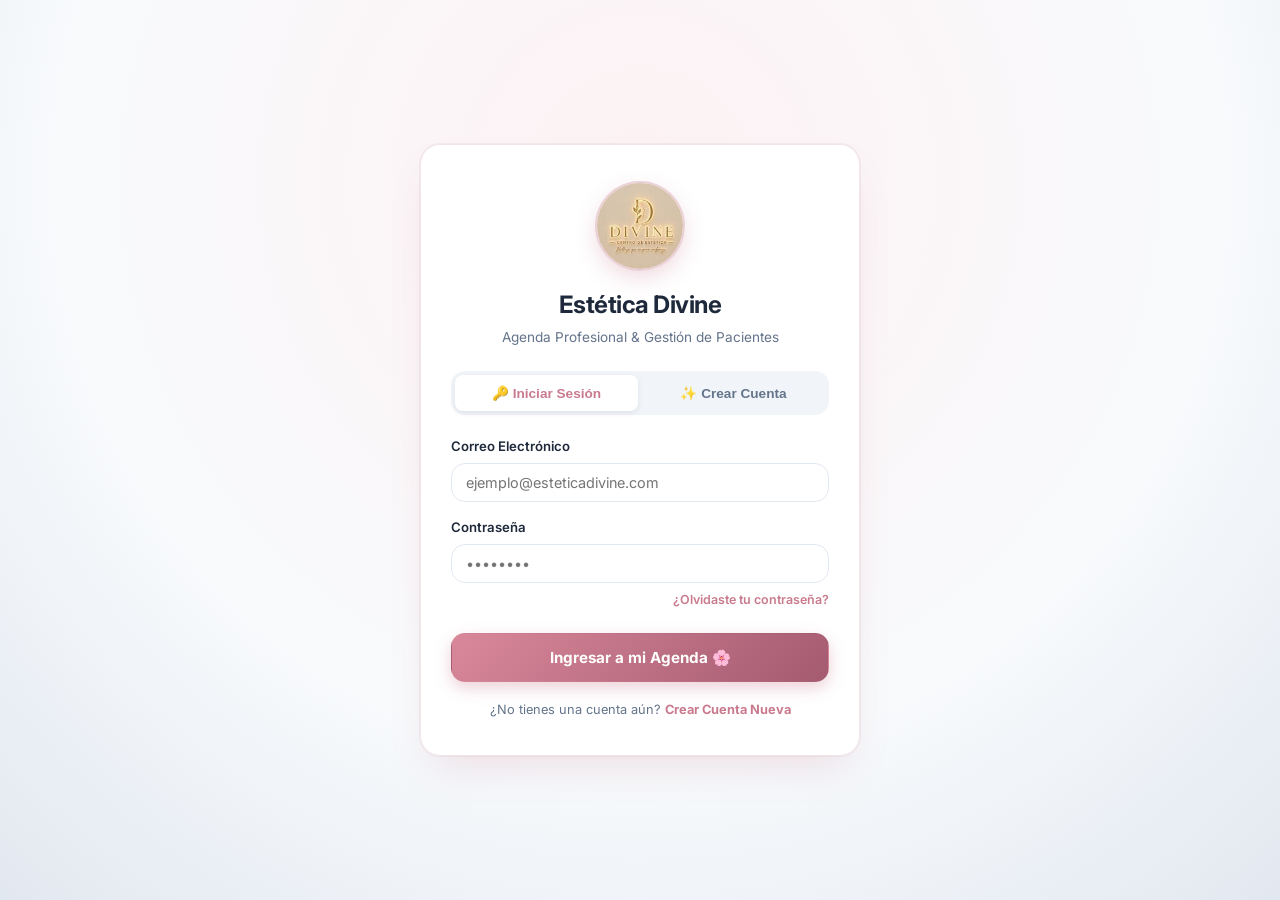
<file: static/index.html>
<!DOCTYPE html>
<html lang="es">
<head>
  <meta charset="UTF-8">
  <meta name="viewport" content="width=device-width, initial-scale=1.0, maximum-scale=1.0, user-scalable=no, viewport-fit=cover">
  <title>Estética Divine - Agenda & Confirmación de Citas</title>
  
  <!-- PWA & Mobile Meta Tags -->
  <link rel="manifest" href="/manifest.json">
  <meta name="theme-color" content="#c97a8e">
  <meta name="apple-mobile-web-app-capable" content="yes">
  <meta name="apple-mobile-web-app-status-bar-style" content="default">
  <meta name="apple-mobile-web-app-title" content="Estética Divine">
  <link rel="apple-touch-icon" href="/static/img/logo.jpg">
  <link rel="icon" type="image/jpeg" href="/static/img/logo.jpg">

  <link rel="stylesheet" href="/static/css/style.css?v=5.0">
  <link rel="preconnect" href="https://fonts.googleapis.com">
  <link rel="preconnect" href="https://fonts.gstatic.com" crossorigin>
  <link href="https://fonts.googleapis.com/css2?family=Inter:wght@400;500;600;700&display=swap" rel="stylesheet">
</head>
<body>

  <!-- ====================================================
       VISTA 1: INICIO DE SESIÓN & CREAR CUENTA (GATEWAY)
       ==================================================== -->
  <div id="view-auth" class="auth-wrapper">
    <div class="auth-card">
      <div class="auth-header">
        <div class="auth-logo-container">
          <img src="/static/img/logo.jpg" alt="Estética Divine" class="auth-logo-img">
        </div>
        <h2>Estética Divine</h2>
        <p>Agenda Profesional & Gestión de Pacientes</p>
      </div>

      <!-- Auth Tabs: Iniciar Sesión / Crear Cuenta -->
      <div class="auth-tabs">
        <button type="button" id="tab-btn-login" class="auth-tab-btn active" onclick="switchAuthTab('login')">
          🔑 Iniciar Sesión
        </button>
        <button type="button" id="tab-btn-register" class="auth-tab-btn" onclick="switchAuthTab('register')">
          ✨ Crear Cuenta
        </button>
      </div>

      <!-- Formulario 1: Iniciar Sesión -->
      <form id="form-login" class="auth-form" onsubmit="handleLoginSubmit(event)">
        <div id="auth-login-error" class="auth-error-box" style="display: none;"></div>

        <div class="form-group">
          <label class="form-label">Correo Electrónico</label>
          <input type="email" id="login-email" class="form-control" placeholder="ejemplo@esteticadivine.com" required autocomplete="username">
        </div>

        <div class="form-group" style="margin-bottom: 8px;">
          <label class="form-label">Contraseña</label>
          <input type="password" id="login-password" class="form-control" placeholder="••••••••" required autocomplete="current-password">
        </div>

        <div style="display: flex; justify-content: flex-end; margin-bottom: 16px;">
          <a href="#" onclick="switchAuthTab('recovery'); return false;" style="color: var(--primary); font-size: 0.78rem; font-weight: 600; text-decoration: none;">
            ¿Olvidaste tu contraseña?
          </a>
        </div>

        <button type="submit" class="btn btn-primary btn-auth-submit" id="btn-login-submit">
          Ingresar a mi Agenda 🌸
        </button>

        <div style="margin-top: 18px; text-align: center; font-size: 0.8rem; color: var(--text-muted);">
          ¿No tienes una cuenta aún? <a href="#" onclick="switchAuthTab('register'); return false;" style="color: var(--primary); font-weight: 700; text-decoration: none;">Crear Cuenta Nueva</a>
        </div>
      </form>

      <!-- Formulario 2: Crear Cuenta Nueva -->
      <form id="form-register" class="auth-form" style="display: none;" onsubmit="handleRegisterSubmit(event)">
        <div id="auth-register-error" class="auth-error-box" style="display: none;"></div>

        <div class="form-group">
          <label class="form-label">Nombre y Apellido</label>
          <input type="text" id="reg-name" class="form-control" placeholder="Ej: Cosmetóloga María Pérez" required>
        </div>

        <div class="form-row">
          <div class="form-group">
            <label class="form-label">Especialidad / Cargo</label>
            <input type="text" id="reg-specialty" class="form-control" placeholder="Ej: Cosmetóloga, Kinesióloga" value="Cosmetóloga" required>
          </div>
          <div class="form-group">
            <label class="form-label">WhatsApp Profesional</label>
            <input type="tel" id="reg-phone" class="form-control" placeholder="+56912345678" required>
          </div>
        </div>

        <div class="form-group">
          <label class="form-label">Correo Electrónico</label>
          <input type="email" id="reg-email" class="form-control" placeholder="tu-correo@esteticadivine.com" required autocomplete="email">
        </div>

        <div class="form-group">
          <label class="form-label">Contraseña (Mínimo 4 caracteres)</label>
          <input type="password" id="reg-password" class="form-control" placeholder="Crea una contraseña segura" required minlength="4" autocomplete="new-password">
        </div>

        <button type="submit" class="btn btn-primary btn-auth-submit" id="btn-register-submit">
          Crear mi Cuenta & Entrar ✨
        </button>

        <div style="margin-top: 18px; text-align: center; font-size: 0.8rem; color: var(--text-muted);">
          ¿Ya tienes cuenta registrada? <a href="#" onclick="switchAuthTab('login'); return false;" style="color: var(--primary); font-weight: 700; text-decoration: none;">Iniciar Sesión</a>
        </div>
      </form>

      <!-- Formulario 3: Recuperar Contraseña -->
      <form id="form-recovery" class="auth-form" style="display: none;" onsubmit="handleRecoverySubmit(event)">
        <div style="margin-bottom: 16px; text-align: center;">
          <h4 style="font-size: 1rem; color: var(--text-main); font-weight: 700;">Recuperar Acceso a tu Cuenta</h4>
          <p style="font-size: 0.8rem; color: var(--text-muted); margin-top: 4px;">Ingresa tu correo y WhatsApp registrado para verificar tu identidad y crear una nueva contraseña.</p>
        </div>

        <div id="auth-recovery-error" class="auth-error-box" style="display: none;"></div>
        <div id="auth-recovery-success" style="display: none; background: #ecfdf5; border: 1px solid #a7f3d0; color: #065f46; padding: 10px 14px; border-radius: var(--radius-sm); font-size: 0.825rem; margin-bottom: 16px;"></div>

        <div class="form-group">
          <label class="form-label">Correo Electrónico Registrado</label>
          <input type="email" id="recovery-email" class="form-control" placeholder="ejemplo@esteticadivine.com" required autocomplete="email">
        </div>

        <div class="form-group">
          <label class="form-label">WhatsApp Profesional Registrado</label>
          <input type="tel" id="recovery-phone" class="form-control" placeholder="+56912345678" required>
        </div>

        <div class="form-group">
          <label class="form-label">Nueva Contraseña (Mínimo 4 caracteres)</label>
          <input type="password" id="recovery-new-password" class="form-control" placeholder="Crea tu nueva contraseña" required minlength="4" autocomplete="new-password">
        </div>

        <button type="submit" class="btn btn-primary btn-auth-submit" id="btn-recovery-submit">
          Restablecer Contraseña & Acceder ✨
        </button>

        <div style="margin-top: 18px; text-align: center; font-size: 0.8rem; color: var(--text-muted);">
          <a href="#" onclick="switchAuthTab('login'); return false;" style="color: var(--primary); font-weight: 700; text-decoration: none;">← Volver al Inicio de Sesión</a>
        </div>
      </form>
    </div>
  </div>

  <!-- ====================================================
       VISTA 2: PANEL PRINCIPAL (SOLO USUARIOS AUTENTICADOS)
       ==================================================== -->
  <div id="app-main-layout" style="display: none;">
    <div class="app-container">
      <!-- Sidebar (Escritorio) -->
      <aside class="sidebar">
        <div class="brand">
          <div class="brand-icon">
            <img src="/static/img/logo.jpg" alt="Estética Divine" class="brand-logo-img">
          </div>
          <div class="brand-info">
            <h1>Estética Divine</h1>
            <p id="sidebar-user-specialty">Centro de Estética</p>
          </div>
        </div>

        <ul class="nav-menu">
          <li class="nav-item active" data-tab="agenda">
            <svg width="20" height="20" viewBox="0 0 24 24" fill="none" stroke="currentColor" stroke-width="2" stroke-linecap="round" stroke-linejoin="round"><rect x="3" y="4" width="18" height="18" rx="2" ry="2"/><line x1="16" y1="2" x2="16" y2="6"/><line x1="8" y1="2" x2="8" y2="6"/><line x1="3" y1="10" x2="21" y2="10"/></svg>
            <span>Agenda & Turnos</span>
          </li>
          <li class="nav-item" data-tab="calendar">
            <svg width="20" height="20" viewBox="0 0 24 24" fill="none" stroke="currentColor" stroke-width="2" stroke-linecap="round" stroke-linejoin="round"><rect x="3" y="4" width="18" height="18" rx="2" ry="2"/><line x1="16" y1="2" x2="16" y2="6"/><line x1="8" y1="2" x2="8" y2="6"/><line x1="3" y1="10" x2="21" y2="10"/><path d="M8 14h.01M12 14h.01M16 14h.01M8 18h.01M12 18h.01M16 18h.01"/></svg>
            <span>Calendario Horario</span>
          </li>
          <li class="nav-item" data-tab="reminders">
            <svg width="20" height="20" viewBox="0 0 24 24" fill="none" stroke="currentColor" stroke-width="2" stroke-linecap="round" stroke-linejoin="round"><path d="M22 16.92v3a2 2 0 0 1-2.18 2 19.79 19.79 0 0 1-8.63-3.07 19.5 19.5 0 0 1-6-6 19.79 19.79 0 0 1-3.07-8.67A2 2 0 0 1 4.11 2h3a2 2 0 0 1 2 1.72 12.84 12.84 0 0 0 .7 2.81 2 2 0 0 1-.45 2.11L8.09 9.91a16 16 0 0 0 6 6l1.27-1.27a2 2 0 0 1 2.11-.45 12.84 12.84 0 0 0 2.81.7A2 2 0 0 1 22 16.92z"/></svg>
            <span>Recordatorios 24h</span>
            <span class="badge" id="badge-tomorrow-unconfirmed">0</span>
          </li>
          <li class="nav-item" data-tab="sync">
            <svg width="20" height="20" viewBox="0 0 24 24" fill="none" stroke="currentColor" stroke-width="2"><rect x="5" y="2" width="14" height="20" rx="2" ry="2"/><line x1="12" y1="18" x2="12.01" y2="18"/></svg>
            <span>Sincronizar Celular</span>
          </li>
          <li class="nav-item" data-tab="patients">
            <svg width="20" height="20" viewBox="0 0 24 24" fill="none" stroke="currentColor" stroke-width="2" stroke-linecap="round" stroke-linejoin="round"><path d="M17 21v-2a4 4 0 0 0-4-4H5a4 4 0 0 0-4 4v2"/><circle cx="9" cy="7" r="4"/><path d="M23 21v-2a4 4 0 0 0-3-3.87"/><path d="M16 3.13a4 4 0 0 1 0 7.75"/></svg>
            <span>Pacientes & Fichas</span>
          </li>
          <li class="nav-item" data-tab="services">
            <svg width="20" height="20" viewBox="0 0 24 24" fill="none" stroke="currentColor" stroke-width="2" stroke-linecap="round" stroke-linejoin="round"><polygon points="12 2 15.09 8.26 22 9.27 17 14.14 18.18 21.02 12 17.77 5.82 21.02 7 14.14 2 9.27 8.91 8.26 12 2"/></svg>
            <span>Tratamientos</span>
          </li>
          <li class="nav-item" data-tab="settings">
            <svg width="20" height="20" viewBox="0 0 24 24" fill="none" stroke="currentColor" stroke-width="2" stroke-linecap="round" stroke-linejoin="round"><circle cx="12" cy="12" r="3"/><path d="M19.4 15a1.65 1.65 0 0 0 .33 1.82l.06.06a2 2 0 0 1 0 2.83 2 2 0 0 1-2.83 0l-.06-.06a1.65 1.65 0 0 0-1.82-.33 1.65 1.65 0 0 0-1 1.51V21a2 2 0 0 1-2 2 2 2 0 0 1-2-2v-.09A1.65 1.65 0 0 0 9 19.4a1.65 1.65 0 0 0-1.82.33l-.06.06a2 2 0 0 1-2.83 0 2 2 0 0 1 0-2.83l.06-.06a1.65 1.65 0 0 0 .33-1.82 1.65 1.65 0 0 0-1.51-1H3a2 2 0 0 1-2-2 2 2 0 0 1 2-2h.09A1.65 1.65 0 0 0 4.6 9a1.65 1.65 0 0 0-.33-1.82l-.06-.06a2 2 0 0 1 0-2.83 2 2 0 0 1 2.83 0l.06.06a1.65 1.65 0 0 0 1.82.33H9a1.65 1.65 0 0 0 1-1.51V3a2 2 0 0 1 2-2 2 2 0 0 1 2 2v.09a1.65 1.65 0 0 0 1 1.51 1.65 1.65 0 0 0 1.82-.33l.06-.06a2 2 0 0 1 2.83 0 2 2 0 0 1 0 2.83l-.06.06a1.65 1.65 0 0 0-.33 1.82V9a1.65 1.65 0 0 0 1.51 1H21a2 2 0 0 1 2 2 2 2 0 0 1-2 2h-.09a1.65 1.65 0 0 0-1.51 1z"/></svg>
            <span>Configuración & WhatsApp</span>
          </li>
        </ul>

        <div class="sidebar-footer">
          <div class="user-avatar" id="sidebar-user-avatar">CD</div>
          <div class="user-details">
            <h4 id="sidebar-user-name">Cosmetóloga Constanza Díaz</h4>
            <p id="sidebar-user-role">Cosmetóloga & Directora</p>
          </div>
          <button type="button" class="btn-logout" onclick="handleLogout()" title="Cerrar Sesión">
            🚪
          </button>
        </div>
      </aside>

      <!-- Main Content -->
      <main class="main-content">
        <!-- Top Header -->
        <header class="top-header">
          <div class="header-title">
            <h2 id="view-title">Agenda & Turnos</h2>
            <p id="current-datetime-display">Cargando...</p>
          </div>
          <div class="header-actions">
            <button class="btn btn-secondary btn-sm" id="btn-header-sync" title="Conectar Celular">
              📱 Conectar Celular
            </button>
            <button class="btn btn-primary" id="btn-quick-new-appointment">
              <svg width="18" height="18" viewBox="0 0 24 24" fill="none" stroke="currentColor" stroke-width="2.5"><line x1="12" y1="5" x2="12" y2="19"/><line x1="5" y1="12" x2="19" y2="12"/></svg>
              <span>+ Agendar Cita</span>
            </button>
            <button class="btn btn-secondary btn-sm btn-mobile-logout" onclick="handleLogout()" title="Cerrar Sesión">
              🚪 Salir
            </button>
          </div>
        </header>

        <!-- Content Body -->
        <div class="content-body">
          <!-- Stats Row -->
          <div class="stats-grid">
          <div class="stat-card">
            <div class="stat-icon pink">
              <svg width="24" height="24" viewBox="0 0 24 24" fill="none" stroke="currentColor" stroke-width="2"><rect x="3" y="4" width="18" height="18" rx="2" ry="2"/><line x1="16" y1="2" x2="16" y2="6"/><line x1="8" y1="2" x2="8" y2="6"/><line x1="3" y1="10" x2="21" y2="10"/></svg>
            </div>
            <div class="stat-info">
              <h3 id="stat-today-total">0</h3>
              <p>Citas de Hoy</p>
            </div>
          </div>

          <div class="stat-card">
            <div class="stat-icon amber">
              <svg width="24" height="24" viewBox="0 0 24 24" fill="none" stroke="currentColor" stroke-width="2"><circle cx="12" cy="12" r="10"/><polyline points="12 6 12 12 16 14"/></svg>
            </div>
            <div class="stat-info">
              <h3 id="stat-tomorrow-unconfirmed">0</h3>
              <p>Mañana por Confirmar</p>
            </div>
          </div>

          <div class="stat-card">
            <div class="stat-icon green">
              <svg width="24" height="24" viewBox="0 0 24 24" fill="none" stroke="currentColor" stroke-width="2"><path d="M22 11.08V12a10 10 0 1 1-5.93-9.14"/><polyline points="22 4 12 14.01 9 11.01"/></svg>
            </div>
            <div class="stat-info">
              <h3 id="stat-tomorrow-confirmed">0</h3>
              <p>Mañana Confirmadas</p>
            </div>
          </div>

          <div class="stat-card">
            <div class="stat-icon blue">
              <svg width="24" height="24" viewBox="0 0 24 24" fill="none" stroke="currentColor" stroke-width="2"><path d="M17 21v-2a4 4 0 0 0-4-4H5a4 4 0 0 0-4 4v2"/><circle cx="9" cy="7" r="4"/></svg>
            </div>
            <div class="stat-info">
              <h3 id="stat-total-patients">0</h3>
              <p>Pacientes Registradas</p>
            </div>
          </div>
        </div>

        <!-- TAB 1: AGENDA -->
        <section id="tab-agenda" class="tab-pane">
          <div class="card">
            <div class="card-header">
              <div class="date-navigation">
                <button class="btn btn-secondary btn-sm" id="btn-prev-day">◀</button>
                <button class="btn btn-secondary btn-sm" id="btn-today">Hoy</button>
                <button class="btn btn-secondary btn-sm" id="btn-next-day">▶</button>
                <span class="current-date-label" id="agenda-date-display">Cargando...</span>
              </div>

              <div style="display: flex; gap: 10px; align-items: center; flex-wrap: wrap;">
                <select id="filter-status" class="form-control" style="padding: 6px 12px; font-size: 0.85rem; width: auto;">
                  <option value="">Todos los Estados</option>
                  <option value="Pendiente">Pendiente</option>
                  <option value="Recordatorio Enviado">Recordatorio Enviado</option>
                  <option value="Confirmada">Confirmada</option>
                  <option value="Completada">Completada</option>
                  <option value="Cancelada">Cancelada</option>
                </select>
                <input type="date" id="agenda-date-picker" class="form-control" style="padding: 6px 12px; font-size: 0.85rem; width: auto;">
              </div>
            </div>

            <div class="card-body">
              <div id="agenda-appointments-list" class="timeline-view">
                <!-- Citas inyectadas por JS -->
              </div>
            </div>
          </div>
        </section>

        <!-- TAB: CALENDARIO VISUAL POR HORAS (1H) -->
        <section id="tab-calendar" class="tab-pane" style="display: none;">
          <div class="card">
            <div class="card-header" style="gap: 10px;">
              <div class="date-navigation" style="width: 100%; justify-content: space-between;">
                <button class="btn btn-secondary btn-sm" id="btn-prev-week">◀</button>
                <button class="btn btn-secondary btn-sm" id="btn-current-week">Esta Semana</button>
                <button class="btn btn-secondary btn-sm" id="btn-next-week">▶</button>
                <span class="current-date-label" id="calendar-week-display" style="min-width: 180px; font-size: 0.95rem;">Cargando semana...</span>
              </div>

              <!-- Selector de Días Móvil (Pills) -->
              <div class="mobile-day-pills-container" id="calendar-mobile-day-pills">
                <!-- Pills de Lunes a Domingo inyectadas por JS -->
              </div>

              <div class="calendar-top-actions" style="display: flex; gap: 8px; align-items: center; justify-content: space-between; width: 100%; flex-wrap: wrap;">
                <div class="calendar-view-toggle">
                  <button class="btn btn-sm btn-view-mode active" id="btn-view-day" onclick="setCalendarMobileView('day')">📱 Vista Día</button>
                  <button class="btn btn-sm btn-view-mode" id="btn-view-week" onclick="setCalendarMobileView('week')">📅 Vista Semana</button>
                </div>
                <button class="btn btn-primary btn-sm" onclick="openAppointmentModal()">+ Nueva Cita</button>
              </div>
            </div>

            <div class="card-body" style="padding: 12px;">
              <div id="weekly-calendar-container" class="calendar-wrapper">
                <!-- Contenido generado dinámicamente por JS (Día o Semana) -->
              </div>
            </div>
          </div>
        </section>

        <!-- TAB 2: RECORDATORIOS 24H (WHATSAPP) -->
        <section id="tab-reminders" class="tab-pane" style="display: none;">
          <div class="card" style="margin-bottom: 20px; background: linear-gradient(to right, #fdf2f4, #ffffff);">
            <div class="card-body" style="display: flex; align-items: center; justify-content: space-between; flex-wrap: wrap; gap: 16px;">
              <div>
                <h3 style="color: #1e293b; font-size: 1.2rem; font-weight: 700;">📲 Confirmaciones de Mañana (24h Antes)</h3>
                <p style="color: var(--text-muted); font-size: 0.875rem; margin-top: 4px;">
                  El sistema detecta automáticamente las pacientes con citas programadas para mañana. Envía el recordatorio por WhatsApp con el enlace directo para que confirmen con 1 toque.
                </p>
              </div>
              <div>
                <button class="btn btn-whatsapp" id="btn-send-all-reminders">
                  <svg width="18" height="18" viewBox="0 0 24 24" fill="none" stroke="currentColor" stroke-width="2.5"><polyline points="20 6 9 17 4 12"/></svg>
                  <span>Enviar Recordatorios Pendientes</span>
                </button>
              </div>
            </div>
          </div>

          <div id="tomorrow-reminders-list">
            <!-- Inyectado por JS -->
          </div>
        </section>

        <!-- TAB 3: SINCRONIZACIÓN CON EL CELULAR -->
        <section id="tab-sync" class="tab-pane" style="display: none;">
          <div class="card" style="margin-bottom: 24px;">
            <div class="card-header">
              <h3 class="card-title">📱 Conectar y Agendar desde tu Celular</h3>
              <div style="display: flex; gap: 8px;">
                <button class="btn btn-primary btn-sm" id="btn-activate-tunnel">
                  🌐 Activar Acceso por Internet (4G/5G)
                </button>
              </div>
            </div>
            <div class="card-body">
              <!-- Online Mode Banner -->
              <div id="sync-mode-alert" style="background: linear-gradient(to right, #ecfdf5, #f0fdf4); border: 1px solid #a7f3d0; border-radius: var(--radius-md); padding: 14px 18px; margin-bottom: 20px; display: flex; align-items: center; justify-content: space-between; flex-wrap: wrap; gap: 10px;">
                <div style="display: flex; align-items: center; gap: 10px;">
                  <span style="font-size: 1.3rem;">🌍</span>
                  <div>
                    <strong id="sync-mode-title" style="color: #065f46; font-size: 0.9rem;">Acceso desde Cualquier Lugar (Datos Móviles 4G/5G)</strong>
                    <p id="sync-mode-desc" style="color: #047857; font-size: 0.8rem;">
                      Puedes abrir y usar la agenda desde tu celular estés donde estés, sin necesidad de estar en la misma red Wi-Fi.
                    </p>
                  </div>
                </div>
                <span class="status-badge status-Confirmada" id="sync-status-badge">
                  <span class="status-dot"></span>
                  <span id="sync-status-text">Listo</span>
                </span>
              </div>

              <div style="display: grid; grid-template-columns: repeat(auto-fit, minmax(300px, 1fr)); gap: 24px; align-items: start;">
                <!-- QR Code Box -->
                <div style="text-align: center; background: #fafbfc; border: 1px solid var(--border-subtle); border-radius: var(--radius-lg); padding: 24px;">
                  <h4 style="font-size: 1.05rem; font-weight: 700; margin-bottom: 6px;">Escanea con la Cámara de tu Celular</h4>
                  <p style="font-size: 0.825rem; color: var(--text-muted); margin-bottom: 16px;" id="qr-desc-text">
                    Apunta con la cámara de tu teléfono (iPhone o Android) para abrir la agenda al instante.
                  </p>
                  
                  <div id="qr-code-container" style="display: flex; justify-content: center; margin: 12px 0;">
                    <!-- QR Image -->
                  </div>

                  <div style="margin-top: 16px;">
                    <label style="font-size: 0.775rem; color: var(--text-muted); font-weight: 600; display: block; margin-bottom: 4px;">Enlace Web para tu Celular:</label>
                    <div style="display: flex; gap: 8px; justify-content: center;">
                      <input type="text" id="sync-mobile-url" class="form-control" readonly style="font-size: 0.85rem; text-align: center; max-width: 280px; font-weight: 600;">
                      <button class="btn btn-secondary btn-sm" onclick="copyInput('sync-mobile-url')">Copiar</button>
                    </div>
                  </div>

                  <!-- Custom Public URL input -->
                  <div style="margin-top: 14px; text-align: left; background: white; padding: 12px; border-radius: var(--radius-sm); border: 1px solid var(--border-color);">
                    <label style="font-size: 0.75rem; font-weight: 700; color: var(--text-main); display: block; margin-bottom: 4px;">
                      ⚙️ Configurar URL Pública personalizada (Opcional):
                    </label>
                    <div style="display: flex; gap: 6px;">
                      <input type="url" id="input-custom-public-url" class="form-control" placeholder="https://mi-dominio.com" style="font-size: 0.8rem; padding: 6px 10px;">
                      <button class="btn btn-primary btn-sm" id="btn-save-custom-url" style="white-space: nowrap;">Guardar</button>
                    </div>
                  </div>
                </div>

                <!-- Step by Step Guides -->
                <div>
                  <h4 style="font-size: 1.05rem; font-weight: 700; margin-bottom: 14px;">📲 Cómo Instalar la App en tu Celular (PWA)</h4>
                  
                  <div class="sync-guide-card">
                    <div class="sync-step-num">1</div>
                    <div>
                      <strong style="color: var(--text-main); font-size: 0.9rem;">En iPhone (Safari):</strong>
                      <p style="font-size: 0.825rem; color: var(--text-muted); margin-top: 2px;">
                        Abre el enlace en Safari, toca el botón <strong>Compartir (icono con flecha arriba)</strong> y selecciona <strong>"Añadir a pantalla de inicio"</strong>. Tendrás un icono de app nativa.
                      </p>
                    </div>
                  </div>

                  <div class="sync-guide-card">
                    <div class="sync-step-num">2</div>
                    <div>
                      <strong style="color: var(--text-main); font-size: 0.9rem;">En Android (Google Chrome):</strong>
                      <p style="font-size: 0.825rem; color: var(--text-muted); margin-top: 2px;">
                        Abre el enlace en Chrome, presiona los <strong>3 puntos del menú</strong> y toca <strong>"Instalar aplicación"</strong> o "Añadir a la pantalla principal".
                      </p>
                    </div>
                  </div>

                  <!-- Calendar Live Subscription Feed -->
                  <div style="background: #fdf2f4; border: 1px solid #fbcfe8; border-radius: var(--radius-md); padding: 16px; margin-top: 18px;">
                    <h5 style="color: #9d174d; font-size: 0.9rem; font-weight: 700; margin-bottom: 6px;">
                      📅 Sincronización en Tiempo Real con Calendario de tu Celular (Apple / Google Calendar)
                    </h5>
                    <p style="font-size: 0.8rem; color: #831843; margin-bottom: 10px;">
                      Puedes suscribirte al feed de turnos en tu aplicación de Calendario del teléfono para recibir alertas nativas 1 hora antes:
                    </p>
                    <div style="display: flex; gap: 8px;">
                      <input type="text" id="sync-ical-url" class="form-control" readonly style="font-size: 0.8rem; background: white;">
                      <button class="btn btn-primary btn-sm" onclick="copyInput('sync-ical-url')">Copiar Feed</button>
                    </div>
                  </div>
                </div>
              </div>
            </div>
          </div>
        </section>

        <!-- TAB 4: PACIENTES -->
        <section id="tab-patients" class="tab-pane" style="display: none;">
          <div class="card">
            <div class="card-header" style="flex-wrap: wrap; gap: 10px;">
              <div class="card-title" style="flex: 1; min-width: 200px;">
                <input type="text" id="patient-search" placeholder="🔍 Buscar paciente por nombre o WhatsApp..." class="form-control" style="width: 100%; max-width: 340px;">
              </div>
              <button class="btn btn-primary btn-sm" id="btn-new-patient">
                + Nueva Paciente
              </button>
            </div>
            <div class="card-body" style="padding: 0; overflow-x: auto;">
              <table style="width: 100%; border-collapse: collapse; text-align: left;" id="table-patients">
                <thead>
                  <tr style="background: #f8fafc; border-bottom: 1px solid var(--border-color); font-size: 0.8rem; color: var(--text-muted); text-transform: uppercase;">
                    <th style="padding: 14px 20px;">Paciente</th>
                    <th style="padding: 14px 20px;">WhatsApp / Teléfono</th>
                    <th style="padding: 14px 20px;">Tipo de Piel / Alergias</th>
                    <th style="padding: 14px 20px;">Total Citas</th>
                    <th style="padding: 14px 20px; text-align: right;">Acciones</th>
                  </tr>
                </thead>
                <tbody id="patients-table-body">
                  <!-- Inyectado por JS -->
                </tbody>
              </table>
            </div>
          </div>
        </section>

        <!-- TAB 5: TRATAMIENTOS -->
        <section id="tab-services" class="tab-pane" style="display: none;">
          <div class="card">
            <div class="card-header" style="flex-wrap: wrap; gap: 10px;">
              <div class="card-title">
                <span>Catálogo de Tratamientos</span>
              </div>
              <button class="btn btn-primary btn-sm" id="btn-new-service">
                + Nuevo Tratamiento
              </button>
            </div>
            <div class="card-body">
              <div id="services-grid" style="display: grid; grid-template-columns: repeat(auto-fill, minmax(280px, 1fr)); gap: 16px;">
                <!-- Inyectado por JS -->
              </div>
            </div>
          </div>
        </section>

        <!-- TAB 6: CONFIGURACIÓN & PLANTILLA WHATSAPP -->
        <section id="tab-settings" class="tab-pane" style="display: none;">
          <div class="card">
            <div class="card-header">
              <h3 class="card-title">Configuración del Centro y Plantilla de Mensaje WhatsApp</h3>
            </div>
            <div class="card-body">
              <form id="form-settings">
                <div class="form-row">
                  <div class="form-group">
                    <label class="form-label">Nombre del Centro de Estética</label>
                    <input type="text" id="setting-clinic-name" class="form-control" required>
                  </div>
                  <div class="form-group">
                    <label class="form-label">Teléfono / WhatsApp de Contacto</label>
                    <input type="text" id="setting-clinic-phone" class="form-control" required>
                  </div>
                </div>

                <div class="form-row">
                  <div class="form-group">
                    <label class="form-label">Dirección Física del Centro</label>
                    <input type="text" id="setting-clinic-address" class="form-control" required>
                  </div>
                  <div class="form-group">
                    <label class="form-label">Correo Electrónico</label>
                    <input type="email" id="setting-clinic-email" class="form-control">
                  </div>
                </div>

                <div class="form-group">
                  <label class="form-label">
                    Plantilla del Mensaje de Confirmación (WhatsApp 24h antes)
                  </label>
                  <p style="font-size: 0.775rem; color: var(--text-muted); margin-bottom: 8px;">
                    Variables disponibles: <code>{nombre_paciente}</code>, <code>{centro}</code>, <code>{fecha}</code>, <code>{hora}</code>, <code>{tratamiento}</code>, <code>{especialista}</code>, <code>{direccion}</code>, <code>{indicaciones}</code>, <code>{enlace_confirmacion}</code>
                  </p>
                  <textarea id="setting-whatsapp-template" class="form-control" rows="8"></textarea>
                </div>

                <div style="text-align: right;">
                  <button type="submit" class="btn btn-primary">Guardar Configuración</button>
                </div>
              </form>
            </div>
          </div>

          <!-- Backup & Data Persistence Card -->
          <div class="card" style="margin-top: 20px; border-left: 4px solid var(--secondary);">
            <div class="card-header">
              <h3 class="card-title">💾 Respaldo y Persistencia de Datos</h3>
            </div>
            <div class="card-body">
              <p style="font-size: 0.85rem; color: var(--text-muted); margin-bottom: 16px;">
                Tus datos se guardan de forma segura y automática en tu celular/navegador. Puedes descargar una copia de seguridad en cualquier momento o restaurarla si cambias de dispositivo.
              </p>
              <div style="display: flex; gap: 10px; flex-wrap: wrap; align-items: center;">
                <button type="button" class="btn btn-secondary btn-sm" id="btn-download-backup" onclick="downloadBackupJSON()">
                  📥 Descargar Copia de Seguridad (.json)
                </button>
                <label class="btn btn-secondary btn-sm" style="cursor: pointer; margin-bottom: 0;">
                  📤 Restaurar Copia (.json)
                  <input type="file" id="input-restore-backup" accept=".json" style="display: none;" onchange="restoreBackupJSON(event)">
                </label>
                <button type="button" class="btn btn-danger btn-sm" onclick="clearSampleDemoData()">
                  🧹 Borrar Datos de Ejemplo (Iniciar en Limpio)
                </button>
              </div>
            </div>
          </div>
        </section>
      </div>
    </main>
  </div>

  <!-- Mobile Bottom Navigation Bar -->
  <nav class="mobile-nav-bar">
    <button class="mobile-nav-btn active" data-tab="agenda">
      <svg viewBox="0 0 24 24" fill="none" stroke="currentColor" stroke-width="2"><rect x="3" y="4" width="18" height="18" rx="2" ry="2"/><line x1="16" y1="2" x2="16" y2="6"/><line x1="8" y1="2" x2="8" y2="6"/><line x1="3" y1="10" x2="21" y2="10"/></svg>
      <span>Agenda</span>
    </button>

    <button class="mobile-nav-btn" data-tab="calendar">
      <svg viewBox="0 0 24 24" fill="none" stroke="currentColor" stroke-width="2"><rect x="3" y="4" width="18" height="18" rx="2" ry="2"/><line x1="16" y1="2" x2="16" y2="6"/><line x1="8" y1="2" x2="8" y2="6"/><line x1="3" y1="10" x2="21" y2="10"/><path d="M8 14h.01M12 14h.01M16 14h.01M8 18h.01M12 18h.01M16 18h.01"/></svg>
      <span>Horario</span>
    </button>

    <div class="mobile-fab-center" id="mobile-btn-quick-schedule" title="Agendar Cita">
      <svg width="24" height="24" viewBox="0 0 24 24" fill="none" stroke="currentColor" stroke-width="3"><line x1="12" y1="5" x2="12" y2="19"/><line x1="5" y1="12" x2="19" y2="12"/></svg>
    </div>

    <button class="mobile-nav-btn" data-tab="reminders">
      <svg viewBox="0 0 24 24" fill="none" stroke="currentColor" stroke-width="2"><path d="M22 16.92v3a2 2 0 0 1-2.18 2 19.79 19.79 0 0 1-8.63-3.07 19.5 19.5 0 0 1-6-6 19.79 19.79 0 0 1-3.07-8.67A2 2 0 0 1 4.11 2h3a2 2 0 0 1 2 1.72 12.84 12.84 0 0 0 .7 2.81 2 2 0 0 1-.45 2.11L8.09 9.91a16 16 0 0 0 6 6l1.27-1.27a2 2 0 0 1 2.11-.45 12.84 12.84 0 0 0 2.81.7A2 2 0 0 1 22 16.92z"/></svg>
      <span>Avisos</span>
    </button>

    <button class="mobile-nav-btn" data-tab="patients">
      <svg viewBox="0 0 24 24" fill="none" stroke="currentColor" stroke-width="2"><path d="M17 21v-2a4 4 0 0 0-4-4H5a4 4 0 0 0-4 4v2"/><circle cx="9" cy="7" r="4"/></svg>
      <span>Pacientes</span>
    </button>
  </nav>
  </div>

  <!-- MODAL: NUEVA / EDITAR CITA -->
  <div class="modal-backdrop" id="modal-appointment">
    <div class="modal-container">
      <div class="modal-header">
        <h3 id="modal-appointment-title">Agendar Nueva Cita</h3>
        <button class="modal-close" onclick="closeModal('modal-appointment')">✕</button>
      </div>
      <form id="form-appointment">
        <input type="hidden" id="appt-id">
        <div class="modal-body">
          <div class="form-group">
            <label class="form-label">Paciente</label>
            <div style="display: flex; gap: 8px;">
              <select id="appt-patient-select" class="form-control" required style="flex: 1;">
                <!-- Opciones inyectadas -->
              </select>
              <button type="button" class="btn btn-secondary btn-sm" id="btn-add-patient-quick">+ Crear</button>
            </div>
          </div>

          <div class="form-group">
            <label class="form-label">Tratamiento / Servicio</label>
            <select id="appt-service-select" class="form-control" required>
              <!-- Opciones inyectadas -->
            </select>
          </div>

          <div class="form-row">
            <div class="form-group">
              <label class="form-label">Fecha de la Cita</label>
              <input type="date" id="appt-date" class="form-control" required>
            </div>
            <div class="form-group">
              <label class="form-label">Hora</label>
              <input type="time" id="appt-time" class="form-control" required>
            </div>
          </div>

          <div class="form-row">
            <div class="form-group">
              <label class="form-label">Especialista / Profesional</label>
              <input type="text" id="appt-specialist" class="form-control" value="Cosmetóloga Constanza Díaz">
            </div>
            <div class="form-group">
              <label class="form-label">Estado Inicial</label>
              <select id="appt-status" class="form-control">
                <option value="Pendiente">Pendiente</option>
                <option value="Confirmada">Confirmada</option>
                <option value="Recordatorio Enviado">Recordatorio Enviado</option>
                <option value="Completada">Completada</option>
                <option value="Cancelada">Cancelada</option>
              </select>
            </div>
          </div>

          <div class="form-group">
            <label class="form-label">Notas Adicionales o Motivo de Consulta</label>
            <textarea id="appt-notes" class="form-control" placeholder="Ej: Primera sesión, paciente solicita evaluar ojeras..."></textarea>
          </div>
        </div>
        <div class="modal-footer">
          <button type="button" class="btn btn-secondary" onclick="closeModal('modal-appointment')">Cancelar</button>
          <button type="submit" class="btn btn-primary">Guardar Cita</button>
        </div>
      </form>
    </div>
  </div>

  <!-- MODAL: NUEVO / EDITAR PACIENTE -->
  <div class="modal-backdrop" id="modal-patient">
    <div class="modal-container">
      <div class="modal-header">
        <h3 id="modal-patient-title">Registrar Paciente</h3>
        <button class="modal-close" onclick="closeModal('modal-patient')">✕</button>
      </div>
      <form id="form-patient">
        <input type="hidden" id="patient-id">
        <div class="modal-body">
          <div class="form-row">
            <div class="form-group">
              <label class="form-label">Nombre Completo</label>
              <input type="text" id="patient-name" class="form-control" placeholder="Ej. Camila Fernández" required>
            </div>
            <div class="form-group">
              <label class="form-label">WhatsApp (con código país)</label>
              <input type="text" id="patient-phone" class="form-control" placeholder="Ej. +34612345678" required>
            </div>
          </div>

          <div class="form-row">
            <div class="form-group">
              <label class="form-label">Email</label>
              <input type="email" id="patient-email" class="form-control" placeholder="paciente@correo.com">
            </div>
            <div class="form-group">
              <label class="form-label">Fecha de Nacimiento</label>
              <input type="date" id="patient-birth" class="form-control">
            </div>
          </div>

          <div class="form-row">
            <div class="form-group">
              <label class="form-label">Tipo de Piel</label>
              <input type="text" id="patient-skin" class="form-control" placeholder="Ej. Mixta, sensible, grasa...">
            </div>
            <div class="form-group">
              <label class="form-label">Alergias o Contraindicaciones</label>
              <input type="text" id="patient-allergies" class="form-control" placeholder="Ej. Látex, aspirina...">
            </div>
          </div>

          <div class="form-group">
            <label class="form-label">Notas Estéticas y Clínicas</label>
            <textarea id="patient-notes" class="form-control" placeholder="Observaciones de tratamientos previos..."></textarea>
          </div>
        </div>
        <div class="modal-footer">
          <button type="button" class="btn btn-secondary" onclick="closeModal('modal-patient')">Cancelar</button>
          <button type="submit" class="btn btn-primary">Guardar Paciente</button>
        </div>
      </form>
    </div>
  </div>

  <!-- MODAL: HISTORIAL DEL PACIENTE -->
  <div class="modal-backdrop" id="modal-patient-history">
    <div class="modal-container" style="max-width: 680px;">
      <div class="modal-header">
        <h3 id="history-patient-name">Ficha Estética del Paciente</h3>
        <button class="modal-close" onclick="closeModal('modal-patient-history')">✕</button>
      </div>
      <div class="modal-body">
        <div id="history-patient-details" style="background: #f8fafc; padding: 16px; border-radius: var(--radius-md); margin-bottom: 20px;">
          <!-- Datos clínicos -->
        </div>

        <h4 style="font-size: 0.95rem; font-weight: 700; margin-bottom: 12px; color: var(--text-main);">Historial de Sesiones & Citas</h4>
        <div id="history-appointments-list" class="timeline-view">
          <!-- Historial -->
        </div>
      </div>
      <div class="modal-footer">
        <button type="button" class="btn btn-secondary" onclick="closeModal('modal-patient-history')">Cerrar</button>
        <button type="button" class="btn btn-primary" id="btn-schedule-from-history">+ Agendar Nueva Sesión</button>
      </div>
    </div>
  </div>

  <!-- MODAL: NUEVO / EDITAR TRATAMIENTO -->
  <div class="modal-backdrop" id="modal-service">
    <div class="modal-container">
      <div class="modal-header">
        <h3 id="modal-service-title">Nuevo Tratamiento / Servicio</h3>
        <button class="modal-close" onclick="closeModal('modal-service')">✕</button>
      </div>
      <form id="form-service">
        <input type="hidden" id="service-id">
        <div class="modal-body">
          <div class="form-group">
            <label class="form-label">Nombre del Tratamiento</label>
            <input type="text" id="service-name" class="form-control" required placeholder="Ej. Radiofrecuencia Facial">
          </div>

          <div class="form-row">
            <div class="form-group">
              <label class="form-label">Categoría</label>
              <select id="service-category" class="form-control">
                <option value="Facial">Facial</option>
                <option value="Corporal">Corporal</option>
                <option value="Depilación">Depilación</option>
                <option value="Medicina Estética">Medicina Estética</option>
                <option value="Masajes">Masajes</option>
              </select>
            </div>
            <div class="form-group">
              <label class="form-label">Duración (minutos)</label>
              <input type="number" id="service-duration" class="form-control" value="60" required>
            </div>
          </div>

          <div class="form-row">
            <div class="form-group">
              <label class="form-label">Precio ($)</label>
              <input type="number" step="0.5" id="service-price" class="form-control" value="50" required>
            </div>
            <div class="form-group">
              <label class="form-label">Color Distintivo</label>
              <input type="color" id="service-color" class="form-control" value="#F472B6" style="height: 42px; padding: 2px;">
            </div>
          </div>

          <div class="form-group">
            <label class="form-label">Recomendaciones e Instrucciones Previas para la Paciente</label>
            <textarea id="service-instructions" class="form-control" placeholder="Ej. Venir con la piel limpia sin maquillaje ni exfoliantes..."></textarea>
          </div>
        </div>
        <div class="modal-footer">
          <button type="button" class="btn btn-secondary" onclick="closeModal('modal-service')">Cancelar</button>
          <button type="submit" class="btn btn-primary">Guardar Tratamiento</button>
        </div>
      </form>
    </div>
  </div>

  <!-- Toast Container -->
  <div class="toast-container" id="toast-container"></div>

  <script src="/static/js/qr.js?v=5.0"></script>
  <script src="/static/js/app.js?v=5.0"></script>
</body>
</html>
</file>
<file: static/css/style.css>
/* Estética Divine - Design System & UI Styling (Mobile-First & Desktop Optimized) */
:root {
  --primary: #c97a8e;
  --primary-hover: #b8697d;
  --primary-light: #fdf2f4;
  --primary-gradient: linear-gradient(135deg, #d9889a 0%, #a45a70 100%);
  --secondary: #6366f1;
  --bg-main: #f8fafc;
  --bg-card: #ffffff;
  --bg-glass: rgba(255, 255, 255, 0.9);
  --border-color: #f1f5f9;
  --border-subtle: #e2e8f0;
  --text-main: #1e293b;
  --text-muted: #64748b;
  --text-light: #94a3b8;
  
  --status-pending: #f59e0b;
  --status-pending-bg: #fef3c7;
  --status-sent: #3b82f6;
  --status-sent-bg: #eff6ff;
  --status-confirmed: #10b981;
  --status-confirmed-bg: #d1fae5;
  --status-completed: #8b5cf6;
  --status-completed-bg: #ede9fe;
  --status-canceled: #ef4444;
  --status-canceled-bg: #fee2e2;

  --shadow-sm: 0 1px 3px rgba(0, 0, 0, 0.05);
  --shadow-md: 0 4px 6px -1px rgba(0, 0, 0, 0.07), 0 2px 4px -2px rgba(0, 0, 0, 0.05);
  --shadow-lg: 0 10px 15px -3px rgba(0, 0, 0, 0.08);
  --radius-sm: 8px;
  --radius-md: 14px;
  --radius-lg: 20px;
  --radius-full: 9999px;
  --font-sans: 'Inter', -apple-system, BlinkMacSystemFont, 'Segoe UI', Roboto, Helvetica, Arial, sans-serif;
}

*, *::before, *::after {
  box-sizing: border-box;
  margin: 0;
  padding: 0;
  -webkit-tap-highlight-color: transparent;
}

html, body {
  width: 100%;
  max-width: 100vw;
  overflow-x: hidden;
  position: relative;
}

body {
  font-family: var(--font-sans);
  background-color: var(--bg-main);
  color: var(--text-main);
  line-height: 1.5;
  min-height: 100vh;
  -webkit-font-smoothing: antialiased;
}

/* ====================================================
   LAYOUT & CONTAINER
   ==================================================== */
.app-container {
  display: flex;
  min-height: 100vh;
  width: 100%;
  max-width: 100vw;
  overflow-x: hidden;
}

/* Sidebar (Escritorio) */
.sidebar {
  width: 270px;
  background: #ffffff;
  border-right: 1px solid var(--border-subtle);
  display: flex;
  flex-direction: column;
  position: sticky;
  top: 0;
  height: 100vh;
  z-index: 40;
  flex-shrink: 0;
}

.brand {
  padding: 24px 20px;
  display: flex;
  align-items: center;
  gap: 12px;
  border-bottom: 1px solid var(--border-color);
}

.brand-icon {
  width: 46px;
  height: 46px;
  border-radius: var(--radius-md);
  overflow: hidden;
  display: flex;
  align-items: center;
  justify-content: center;
  background: white;
  border: 1.5px solid rgba(201, 122, 142, 0.25);
  box-shadow: 0 4px 10px rgba(201, 122, 142, 0.2);
}

.brand-logo-img {
  width: 100%;
  height: 100%;
  object-fit: cover;
}

.brand-info h1 {
  font-size: 1.15rem;
  font-weight: 700;
  color: #1e293b;
  letter-spacing: -0.02em;
}

.brand-info p {
  font-size: 0.75rem;
  color: var(--primary);
  font-weight: 600;
  text-transform: uppercase;
  letter-spacing: 0.05em;
}

.nav-menu {
  list-style: none;
  padding: 20px 12px;
  flex: 1;
  display: flex;
  flex-direction: column;
  gap: 6px;
}

.nav-item {
  display: flex;
  align-items: center;
  gap: 12px;
  padding: 12px 16px;
  border-radius: var(--radius-md);
  color: var(--text-muted);
  text-decoration: none;
  font-weight: 500;
  font-size: 0.925rem;
  cursor: pointer;
  transition: all 0.2s ease;
  position: relative;
}

.nav-item:hover {
  background: #f8fafc;
  color: var(--primary);
}

.nav-item.active {
  background: var(--primary-gradient);
  color: white;
  font-weight: 600;
  box-shadow: 0 4px 12px rgba(201, 122, 142, 0.3);
}

.nav-item .badge {
  margin-left: auto;
  background: #ef4444;
  color: white;
  font-size: 0.75rem;
  font-weight: 700;
  padding: 2px 8px;
  border-radius: var(--radius-full);
}

.sidebar-footer {
  padding: 14px 16px;
  border-top: 1px solid var(--border-color);
  display: flex;
  align-items: center;
  gap: 10px;
  background: #fafbfc;
}

.user-avatar {
  width: 38px;
  height: 38px;
  border-radius: var(--radius-full);
  background: var(--primary-light);
  color: var(--primary);
  display: flex;
  align-items: center;
  justify-content: center;
  font-weight: 700;
  font-size: 0.85rem;
  flex-shrink: 0;
  border: 1px solid rgba(201, 122, 142, 0.2);
}

.user-details {
  flex: 1;
  overflow: hidden;
}

.user-details h4 {
  font-size: 0.825rem;
  font-weight: 700;
  color: var(--text-main);
  white-space: nowrap;
  overflow: hidden;
  text-overflow: ellipsis;
}

.user-details p {
  font-size: 0.72rem;
  color: var(--text-muted);
  white-space: nowrap;
  overflow: hidden;
  text-overflow: ellipsis;
}

.btn-logout {
  background: transparent;
  border: none;
  font-size: 1.15rem;
  cursor: pointer;
  padding: 6px;
  border-radius: var(--radius-sm);
  color: var(--text-muted);
  transition: all 0.2s ease;
  display: flex;
  align-items: center;
  justify-content: center;
}

.btn-logout:hover {
  background: #fee2e2;
  color: #ef4444;
  transform: scale(1.1);
}

.btn-mobile-logout {
  display: inline-flex;
  align-items: center;
  gap: 4px;
  padding: 6px 12px;
  font-size: 0.8rem;
  font-weight: 600;
  color: #b91c1c;
  background: #fef2f2;
  border: 1px solid #fecaca;
  border-radius: var(--radius-md);
  cursor: pointer;
}

/* ====================================================
   MAIN CONTENT & HEADER
   ==================================================== */
.main-content {
  flex: 1;
  display: flex;
  flex-direction: column;
  min-width: 0;
  width: 100%;
  max-width: 100vw;
  overflow-x: hidden;
}

.top-header {
  height: 72px;
  background: rgba(255, 255, 255, 0.85);
  backdrop-filter: blur(12px);
  -webkit-backdrop-filter: blur(12px);
  border-bottom: 1px solid var(--border-subtle);
  padding: 0 28px;
  display: flex;
  align-items: center;
  justify-content: space-between;
  position: sticky;
  top: 0;
  z-index: 30;
  width: 100%;
}

.header-title h2 {
  font-size: 1.3rem;
  font-weight: 700;
  color: var(--text-main);
  letter-spacing: -0.02em;
}

.header-title p {
  font-size: 0.8rem;
  color: var(--text-muted);
}

.header-actions {
  display: flex;
  align-items: center;
  gap: 10px;
}

.content-body {
  padding: 24px 28px;
  flex: 1;
  max-width: 1400px;
  width: 100%;
  box-sizing: border-box;
}

/* ====================================================
   STATS GRID
   ==================================================== */
.stats-grid {
  display: grid;
  grid-template-columns: repeat(auto-fit, minmax(220px, 1fr));
  gap: 16px;
  margin-bottom: 24px;
  width: 100%;
}

.stat-card {
  background: white;
  border-radius: var(--radius-lg);
  padding: 18px 20px;
  display: flex;
  align-items: center;
  gap: 16px;
  border: 1px solid var(--border-subtle);
  box-shadow: var(--shadow-sm);
  transition: transform 0.2s, box-shadow 0.2s;
}

.stat-card:hover {
  transform: translateY(-2px);
  box-shadow: var(--shadow-md);
}

.stat-icon {
  width: 48px;
  height: 48px;
  border-radius: var(--radius-md);
  display: flex;
  align-items: center;
  justify-content: center;
  flex-shrink: 0;
}

.stat-icon.pink { background: #fdf2f4; color: #db2777; }
.stat-icon.amber { background: #fffbeb; color: #d97706; }
.stat-icon.green { background: #ecfdf5; color: #059669; }
.stat-icon.blue { background: #eff6ff; color: #2563eb; }

.stat-info h3 {
  font-size: 1.5rem;
  font-weight: 700;
  color: var(--text-main);
  line-height: 1.2;
}

.stat-info p {
  font-size: 0.775rem;
  color: var(--text-muted);
  font-weight: 500;
}

/* ====================================================
   CARDS & COMPONENTS
   ==================================================== */
.card {
  background: var(--bg-card);
  border: 1px solid var(--border-subtle);
  border-radius: var(--radius-lg);
  box-shadow: var(--shadow-sm);
  overflow: hidden;
  margin-bottom: 24px;
  width: 100%;
}

.card-header {
  padding: 16px 20px;
  border-bottom: 1px solid var(--border-color);
  display: flex;
  align-items: center;
  justify-content: space-between;
  background: #fafbfc;
  flex-wrap: wrap;
  gap: 12px;
}

.card-title {
  font-size: 1.05rem;
  font-weight: 700;
  color: var(--text-main);
  display: flex;
  align-items: center;
  gap: 8px;
}

.card-body {
  padding: 20px;
  width: 100%;
  box-sizing: border-box;
}

/* ====================================================
   AGENDA & LISTA DE CITAS
   ==================================================== */
.date-navigation {
  display: flex;
  align-items: center;
  gap: 8px;
  flex-wrap: wrap;
}

.current-date-label {
  font-size: 1.05rem;
  font-weight: 700;
  color: var(--text-main);
  text-align: center;
}

.timeline-view {
  display: flex;
  flex-direction: column;
  gap: 12px;
  width: 100%;
}

.appointment-row {
  background: white;
  border: 1px solid var(--border-subtle);
  border-radius: var(--radius-md);
  padding: 16px 18px;
  display: flex;
  align-items: center;
  justify-content: space-between;
  gap: 14px;
  transition: all 0.2s;
  position: relative;
  overflow: hidden;
  width: 100%;
  border-left: 4px solid var(--primary);
}

.appointment-row:hover {
  border-color: #cbd5e1;
  box-shadow: var(--shadow-md);
}

.appt-time {
  display: flex;
  flex-direction: column;
  flex-shrink: 0;
}

.appt-time .time-val {
  font-size: 1.15rem;
  font-weight: 700;
  color: var(--text-main);
}

.appt-time .duration-val {
  font-size: 0.75rem;
  color: var(--text-muted);
}

.appt-patient h4 {
  font-size: 0.95rem;
  font-weight: 700;
  color: var(--text-main);
}

.appt-patient p {
  font-size: 0.8rem;
  color: var(--text-muted);
  display: flex;
  align-items: center;
  gap: 4px;
}

.appt-service {
  font-size: 0.85rem;
}

.appt-actions {
  display: flex;
  align-items: center;
  gap: 8px;
  flex-shrink: 0;
}

/* ====================================================
   CALENDARIO VISUAL POR HORAS (1H)
   ==================================================== */
.calendar-wrapper {
  overflow-x: auto;
  border-radius: var(--radius-lg);
  border: 1px solid var(--border-subtle);
  background: white;
  box-shadow: var(--shadow-sm);
  width: 100%;
  -webkit-overflow-scrolling: touch;
}

/* Selector de Días Móvil (Day Pills) */
.mobile-day-pills-container {
  display: flex;
  gap: 8px;
  overflow-x: auto;
  padding: 4px 2px 8px 2px;
  width: 100%;
  -webkit-overflow-scrolling: touch;
  scrollbar-width: none;
}
.mobile-day-pills-container::-webkit-scrollbar {
  display: none;
}

.day-pill {
  flex: 0 0 auto;
  display: flex;
  flex-direction: column;
  align-items: center;
  justify-content: center;
  padding: 8px 14px;
  border-radius: var(--radius-md);
  background: #f8fafc;
  border: 1px solid var(--border-subtle);
  cursor: pointer;
  transition: all 0.2s ease;
  min-width: 58px;
}

.day-pill .pill-day-name {
  font-size: 0.7rem;
  font-weight: 600;
  text-transform: uppercase;
  color: var(--text-muted);
}

.day-pill .pill-day-number {
  font-size: 1.05rem;
  font-weight: 700;
  color: var(--text-main);
  margin-top: 1px;
}

.day-pill .pill-dot {
  width: 5px;
  height: 5px;
  border-radius: 50%;
  background: transparent;
  margin-top: 3px;
}

.day-pill.has-appts .pill-dot {
  background: var(--primary);
}

.day-pill.active {
  background: var(--primary-gradient);
  border-color: var(--primary);
  box-shadow: 0 4px 10px rgba(201, 122, 142, 0.35);
}

.day-pill.active .pill-day-name,
.day-pill.active .pill-day-number {
  color: white;
}

.day-pill.active .pill-dot {
  background: white;
}

/* View Mode Switcher */
.calendar-view-toggle {
  display: inline-flex;
  background: #f1f5f9;
  padding: 3px;
  border-radius: var(--radius-sm);
}

.btn-view-mode {
  border: none;
  background: transparent;
  padding: 6px 12px;
  font-size: 0.8rem;
  font-weight: 600;
  color: var(--text-muted);
  border-radius: var(--radius-sm);
  cursor: pointer;
  transition: all 0.15s;
}

.btn-view-mode.active {
  background: white;
  color: var(--text-main);
  box-shadow: var(--shadow-sm);
}

/* Vista Diaria Vertical (Móvil First Timeline) */
.mobile-day-timeline {
  display: flex;
  flex-direction: column;
  gap: 10px;
  width: 100%;
}

.timeline-hour-block {
  display: grid;
  grid-template-columns: 74px 1fr;
  gap: 10px;
  align-items: stretch;
  width: 100%;
}

.timeline-hour-label {
  display: flex;
  flex-direction: column;
  align-items: center;
  justify-content: center;
  background: #f8fafc;
  border-radius: var(--radius-sm);
  border: 1px solid var(--border-subtle);
  padding: 8px 4px;
}

.timeline-hour-label .time-start {
  font-size: 0.85rem;
  font-weight: 700;
  color: var(--text-main);
}

.timeline-hour-label .time-end {
  font-size: 0.68rem;
  color: var(--text-muted);
}

.timeline-slot-content {
  display: flex;
  flex-direction: column;
  gap: 6px;
  min-height: 54px;
}

.timeline-slot-empty {
  display: flex;
  align-items: center;
  justify-content: center;
  background: #ffffff;
  border: 1px dashed var(--border-subtle);
  border-radius: var(--radius-sm);
  padding: 12px;
  cursor: pointer;
  transition: all 0.15s;
  color: var(--text-muted);
  font-size: 0.825rem;
  font-weight: 600;
  min-height: 54px;
  width: 100%;
}

.timeline-slot-empty:hover,
.timeline-slot-empty:active {
  background: #fdf2f4;
  border-color: var(--primary);
  color: var(--primary);
}

.timeline-slot-card {
  background: #ffffff;
  border-radius: var(--radius-sm);
  border: 1px solid var(--border-color);
  border-left: 5px solid var(--primary);
  padding: 10px 14px;
  box-shadow: var(--shadow-sm);
  cursor: pointer;
  transition: transform 0.15s;
  width: 100%;
}

.timeline-slot-card:active {
  transform: scale(0.98);
}

/* Tabla Semanal Desktop */
.calendar-grid-table {
  width: 100%;
  border-collapse: collapse;
  min-width: 760px;
  table-layout: fixed;
}

.calendar-grid-table th,
.calendar-grid-table td {
  border: 1px solid var(--border-color);
  padding: 0;
  vertical-align: top;
}

.calendar-grid-table th {
  background: #fafbfc;
  padding: 10px 4px;
  text-align: center;
  font-size: 0.8rem;
  font-weight: 700;
  color: var(--text-main);
  position: sticky;
  top: 0;
  z-index: 10;
}

.calendar-grid-table th.time-col-header {
  width: 65px;
  background: #f1f5f9;
  color: var(--text-muted);
  font-size: 0.72rem;
}

.calendar-grid-table th.is-today {
  background: #fdf2f4;
  color: var(--primary);
  border-bottom: 3px solid var(--primary);
}

.calendar-grid-table th .day-name {
  display: block;
  font-size: 0.7rem;
  text-transform: uppercase;
  color: var(--text-muted);
}

.calendar-grid-table th.is-today .day-name {
  color: var(--primary);
  font-weight: 700;
}

.calendar-grid-table th .day-number {
  font-size: 1rem;
  font-weight: 700;
}

.time-cell-label {
  padding: 10px 4px;
  text-align: center;
  font-size: 0.75rem;
  font-weight: 600;
  color: var(--text-muted);
  background: #fafbfc;
  height: 84px;
  display: flex;
  align-items: center;
  justify-content: center;
}

.time-slot-cell {
  height: 84px;
  position: relative;
  transition: background 0.15s;
  padding: 3px;
}

.time-slot-cell.slot-empty {
  cursor: pointer;
  background: #ffffff;
}

.time-slot-cell.slot-empty:hover {
  background: #fdf2f4;
}

.time-slot-cell.slot-empty:hover::after {
  content: '+';
  position: absolute;
  top: 50%;
  left: 50%;
  transform: translate(-50%, -50%);
  font-size: 1.1rem;
  font-weight: 700;
  color: var(--primary);
  pointer-events: none;
}

.calendar-event-card {
  background: #ffffff;
  border-radius: var(--radius-sm);
  padding: 5px 6px;
  height: 100%;
  display: flex;
  flex-direction: column;
  justify-content: space-between;
  box-shadow: 0 1px 3px rgba(0, 0, 0, 0.08);
  border-left: 3px solid var(--primary);
  cursor: pointer;
  transition: transform 0.15s;
  overflow: hidden;
}

.calendar-event-card:hover {
  transform: scale(1.02);
  z-index: 5;
}

.calendar-event-header {
  display: flex;
  align-items: center;
  justify-content: space-between;
  gap: 2px;
}

.calendar-event-time {
  font-size: 0.7rem;
  font-weight: 700;
  color: var(--text-main);
}

.calendar-event-patient {
  font-size: 0.75rem;
  font-weight: 700;
  color: var(--text-main);
  white-space: nowrap;
  overflow: hidden;
  text-overflow: ellipsis;
}

.calendar-event-service {
  font-size: 0.675rem;
  color: var(--text-muted);
  white-space: nowrap;
  overflow: hidden;
  text-overflow: ellipsis;
}

/* ====================================================
   BUTTONS & BADGES
   ==================================================== */
.btn {
  display: inline-flex;
  align-items: center;
  justify-content: center;
  gap: 8px;
  padding: 10px 18px;
  border-radius: var(--radius-md);
  font-weight: 600;
  font-size: 0.875rem;
  cursor: pointer;
  transition: all 0.2s;
  border: 1px solid transparent;
  text-decoration: none;
  font-family: inherit;
}

.btn-primary {
  background: var(--primary-gradient);
  color: white;
  box-shadow: 0 4px 10px rgba(201, 122, 142, 0.3);
}

.btn-primary:hover {
  opacity: 0.95;
  transform: translateY(-1px);
}

.btn-secondary {
  background: white;
  border-color: var(--border-subtle);
  color: var(--text-main);
}

.btn-secondary:hover {
  background: #f8fafc;
  border-color: #cbd5e1;
}

.btn-whatsapp {
  background: #25d366;
  color: white;
  font-weight: 700;
}

.btn-whatsapp:hover {
  background: #20ba5a;
}

.btn-danger {
  background: #fee2e2;
  color: #dc2626;
  border-color: #fca5a5;
}

.btn-danger:hover {
  background: #fecaca;
}

.btn-sm {
  padding: 6px 12px;
  font-size: 0.8rem;
  border-radius: var(--radius-sm);
}

.status-badge {
  display: inline-flex;
  align-items: center;
  gap: 6px;
  padding: 4px 10px;
  border-radius: var(--radius-full);
  font-size: 0.775rem;
  font-weight: 600;
}

.status-dot {
  width: 6px;
  height: 6px;
  border-radius: 50%;
}

.status-Pendiente { background: var(--status-pending-bg); color: #b45309; }
.status-Pendiente .status-dot { background: var(--status-pending); }
.status-Recordatorio\.Enviado { background: var(--status-sent-bg); color: #1d4ed8; }
.status-Recordatorio\.Enviado .status-dot { background: var(--status-sent); }
.status-Confirmada { background: var(--status-confirmed-bg); color: #047857; }
.status-Confirmada .status-dot { background: var(--status-confirmed); }
.status-Completada { background: var(--status-completed-bg); color: #6d28d9; }
.status-Completada .status-dot { background: var(--status-completed); }
.status-Cancelada { background: var(--status-canceled-bg); color: #b91c1c; }
.status-Cancelada .status-dot { background: var(--status-canceled); }

.service-tag {
  display: inline-block;
  padding: 3px 8px;
  border-radius: var(--radius-sm);
  font-size: 0.725rem;
  font-weight: 700;
}

.card-actions-bar {
  display: flex;
  align-items: center;
  justify-content: flex-end;
  gap: 8px;
  margin-top: 14px;
  padding-top: 10px;
  border-top: 1px solid var(--border-color);
}

/* ====================================================
   FORMS & MODALS
   ==================================================== */
.form-group {
  margin-bottom: 16px;
}

.form-label {
  display: block;
  font-size: 0.825rem;
  font-weight: 600;
  color: var(--text-main);
  margin-bottom: 6px;
}

.form-control {
  width: 100%;
  padding: 10px 14px;
  border: 1px solid var(--border-subtle);
  border-radius: var(--radius-md);
  font-size: 0.9rem;
  font-family: inherit;
  transition: all 0.2s;
  background: white;
  color: var(--text-main);
}

.form-control:focus {
  outline: none;
  border-color: var(--primary);
  box-shadow: 0 0 0 3px rgba(201, 122, 142, 0.2);
}

.form-row {
  display: grid;
  grid-template-columns: 1fr 1fr;
  gap: 14px;
}

/* Modal */
.modal-backdrop {
  position: fixed;
  top: 0;
  left: 0;
  right: 0;
  bottom: 0;
  background: rgba(15, 23, 42, 0.6);
  backdrop-filter: blur(4px);
  display: none;
  align-items: center;
  justify-content: center;
  z-index: 150;
  padding: 16px;
}

.modal-backdrop.active {
  display: flex;
}

.modal-container {
  background: white;
  border-radius: var(--radius-lg);
  max-width: 560px;
  width: 100%;
  box-shadow: var(--shadow-xl);
  overflow: hidden;
  max-height: 90vh;
  display: flex;
  flex-direction: column;
  animation: modalScale 0.2s ease-out;
}

@keyframes modalScale {
  from { opacity: 0; transform: scale(0.96); }
  to { opacity: 1; transform: scale(1); }
}

.modal-header {
  padding: 18px 22px;
  border-bottom: 1px solid var(--border-color);
  display: flex;
  align-items: center;
  justify-content: space-between;
  background: #fafbfc;
}

.modal-header h3 {
  font-size: 1.1rem;
  font-weight: 700;
}

.modal-close {
  background: none;
  border: none;
  font-size: 1.25rem;
  cursor: pointer;
  color: var(--text-muted);
  width: 32px;
  height: 32px;
  border-radius: 50%;
  display: flex;
  align-items: center;
  justify-content: center;
}

.modal-body {
  padding: 22px;
  overflow-y: auto;
  flex: 1;
}

.modal-footer {
  padding: 16px 22px;
  border-top: 1px solid var(--border-color);
  display: flex;
  justify-content: flex-end;
  gap: 10px;
  background: #fafbfc;
}

/* Toast Notifications */
.toast-container {
  position: fixed;
  bottom: 24px;
  right: 24px;
  z-index: 200;
  display: flex;
  flex-direction: column;
  gap: 10px;
}

.toast {
  background: #1e293b;
  color: white;
  padding: 14px 20px;
  border-radius: var(--radius-md);
  font-size: 0.875rem;
  font-weight: 500;
  box-shadow: var(--shadow-lg);
  display: flex;
  align-items: center;
  gap: 10px;
  animation: slideUp 0.3s forwards;
}

@keyframes slideUp {
  to { transform: translateY(0); opacity: 1; }
}

.sync-guide-card {
  background: #f8fafc;
  border: 1px solid var(--border-subtle);
  border-radius: var(--radius-md);
  padding: 16px;
  display: flex;
  gap: 14px;
  margin-bottom: 12px;
}

.sync-step-num {
  width: 28px;
  height: 28px;
  border-radius: 50%;
  background: var(--primary);
  color: white;
  display: flex;
  align-items: center;
  justify-content: center;
  font-weight: 700;
  font-size: 0.85rem;
  flex-shrink: 0;
}

.mobile-nav-bar {
  display: none;
}

/* ====================================================
   📱 STRICT MOBILE OPTIMIZATIONS (PANTALLAS CELULAR)
   ==================================================== */
@media (max-width: 900px) {
  html, body {
    width: 100vw;
    max-width: 100vw;
    overflow-x: hidden;
    padding-bottom: calc(74px + env(safe-area-inset-bottom, 16px));
  }

  .sidebar {
    display: none !important;
  }

  .mobile-nav-bar {
    display: flex !important;
    position: fixed;
    bottom: 0;
    left: 0;
    right: 0;
    width: 100vw;
    max-width: 100vw;
    height: calc(62px + env(safe-area-inset-bottom, 10px));
    padding-bottom: env(safe-area-inset-bottom, 10px);
    background: rgba(255, 255, 255, 0.96);
    backdrop-filter: blur(16px);
    -webkit-backdrop-filter: blur(16px);
    border-top: 1px solid var(--border-subtle);
    z-index: 100;
    justify-content: space-around;
    align-items: center;
    box-shadow: 0 -4px 16px rgba(0, 0, 0, 0.04);
  }

  .mobile-nav-btn {
    display: flex;
    flex-direction: column;
    align-items: center;
    justify-content: center;
    background: transparent;
    border: none;
    color: var(--text-muted);
    font-size: 0.7rem;
    font-weight: 500;
    padding: 6px 4px;
    gap: 3px;
    cursor: pointer;
    flex: 1;
    min-height: 48px;
  }

  .mobile-nav-btn svg {
    width: 22px;
    height: 22px;
  }

  .mobile-nav-btn.active {
    color: var(--primary);
    font-weight: 700;
  }

  .mobile-nav-btn.active svg {
    stroke: var(--primary);
    stroke-width: 2.3;
  }

  .mobile-fab-center {
    width: 48px;
    height: 48px;
    border-radius: 50%;
    background: var(--primary-gradient);
    color: white;
    display: flex;
    align-items: center;
    justify-content: center;
    box-shadow: 0 4px 14px rgba(201, 122, 142, 0.45);
    margin-top: -16px;
    cursor: pointer;
    flex-shrink: 0;
  }

  .top-header {
    padding: 10px 14px;
    height: auto;
    min-height: 56px;
    gap: 8px;
  }

  .header-title h2 {
    font-size: 1.1rem;
  }

  .header-title p {
    font-size: 0.725rem;
  }

  .header-actions #btn-header-sync {
    display: none;
  }

  .content-body {
    padding: 12px 10px;
    width: 100vw;
    max-width: 100vw;
    box-sizing: border-box;
  }

  .stats-grid {
    grid-template-columns: 1fr 1fr;
    gap: 8px;
    margin-bottom: 14px;
  }

  .stat-card {
    padding: 10px 12px;
    gap: 10px;
  }

  .stat-icon {
    width: 36px;
    height: 36px;
  }

  .stat-icon svg {
    width: 18px;
    height: 18px;
  }

  .stat-info h3 {
    font-size: 1.2rem;
  }

  .stat-info p {
    font-size: 0.68rem;
  }

  .card {
    border-radius: var(--radius-md);
    margin-bottom: 16px;
  }

  .card-header {
    padding: 12px 14px;
  }

  .card-body {
    padding: 14px 12px;
  }

  .form-row {
    grid-template-columns: 1fr;
    gap: 0;
  }

  .form-control, input, select, textarea {
    font-size: 16px !important;
    padding: 10px 12px;
  }

  /* Tarjetas de Cita en Flujo Vertical */
  .appointment-row {
    flex-direction: column;
    align-items: stretch;
    gap: 10px;
    padding: 14px 14px;
  }

  .appt-actions {
    width: 100%;
    justify-content: flex-start;
    flex-wrap: wrap;
    padding-top: 8px;
    border-top: 1px solid var(--border-color);
  }

  .reminder-card {
    grid-template-columns: 1fr;
    gap: 12px;
    padding: 14px;
  }

  /* Modales Bottom Sheets */
  .modal-container {
    max-height: 92vh;
    border-radius: 20px 20px 0 0;
    margin-top: auto;
    padding-bottom: max(16px, env(safe-area-inset-bottom));
  }

  .modal-backdrop {
    align-items: flex-end;
    padding: 0;
  }

  /* Tabla de Pacientes a Tarjetas */
  #table-patients thead {
    display: none;
  }

  #patients-table-body {
    display: flex;
    flex-direction: column;
    gap: 10px;
    padding: 8px;
  }

  #patients-table-body tr {
    display: flex;
    flex-direction: column;
    gap: 8px;
    padding: 14px;
    background: white;
    border: 1px solid var(--border-subtle);
    border-radius: var(--radius-md);
    box-shadow: var(--shadow-sm);
  }

  #patients-table-body td {
    padding: 0 !important;
    border: none !important;
  }

  #patients-table-body td:last-child {
    display: flex;
    gap: 6px;
    margin-top: 6px;
    padding-top: 10px !important;
    border-top: 1px solid var(--border-color) !important;
    justify-content: flex-end;
    flex-wrap: wrap;
  }
}

/* ====================================================
   PANTALLA DE AUTENTICACIÓN / LOGIN & REGISTRO (GATEWAY)
   ==================================================== */
.auth-wrapper {
  position: fixed;
  top: 0;
  left: 0;
  width: 100vw;
  height: 100vh;
  min-height: 100vh;
  background: radial-gradient(circle at 50% 20%, #fdf2f4 0%, #f8fafc 60%, #e2e8f0 100%);
  display: flex;
  align-items: center;
  justify-content: center;
  padding: 20px;
  z-index: 1000;
  overflow-y: auto;
  -webkit-overflow-scrolling: touch;
}

.auth-card {
  width: 100%;
  max-width: 440px;
  background: rgba(255, 255, 255, 0.95);
  backdrop-filter: blur(16px);
  -webkit-backdrop-filter: blur(16px);
  border-radius: var(--radius-lg);
  border: 1.5px solid rgba(201, 122, 142, 0.2);
  box-shadow: 0 20px 40px -15px rgba(201, 122, 142, 0.25), 0 0 1px 1px rgba(0, 0, 0, 0.05);
  padding: 36px 30px;
  animation: authFadeIn 0.35s ease-out;
}

@keyframes authFadeIn {
  from { opacity: 0; transform: translateY(16px) scale(0.98); }
  to { opacity: 1; transform: translateY(0) scale(1); }
}

.auth-header {
  text-align: center;
  margin-bottom: 24px;
}

.auth-logo-container {
  width: 90px;
  height: 90px;
  margin: 0 auto 16px auto;
  border-radius: 50%;
  overflow: hidden;
  background: white;
  border: 2px solid rgba(201, 122, 142, 0.35);
  box-shadow: 0 8px 20px rgba(201, 122, 142, 0.25);
  display: flex;
  align-items: center;
  justify-content: center;
}

.auth-logo-img {
  width: 100%;
  height: 100%;
  object-fit: cover;
}

.auth-header h2 {
  font-size: 1.5rem;
  font-weight: 700;
  color: #1e293b;
  letter-spacing: -0.02em;
}

.auth-header p {
  font-size: 0.85rem;
  color: var(--text-muted);
  margin-top: 4px;
}

.auth-tabs {
  display: flex;
  background: #f1f5f9;
  padding: 4px;
  border-radius: var(--radius-md);
  margin-bottom: 22px;
  gap: 4px;
}

.auth-tab-btn {
  flex: 1;
  padding: 10px 12px;
  font-size: 0.85rem;
  font-weight: 600;
  border: none;
  background: transparent;
  color: var(--text-muted);
  border-radius: var(--radius-sm);
  cursor: pointer;
  transition: all 0.2s ease;
  display: flex;
  align-items: center;
  justify-content: center;
  gap: 6px;
}

.auth-tab-btn.active {
  background: white;
  color: var(--primary);
  box-shadow: 0 2px 6px rgba(0, 0, 0, 0.08);
}

.auth-form {
  display: flex;
  flex-direction: column;
}

.auth-error-box {
  background: #fef2f2;
  border: 1px solid #fecaca;
  color: #b91c1c;
  padding: 10px 14px;
  border-radius: var(--radius-sm);
  font-size: 0.825rem;
  margin-bottom: 16px;
  display: flex;
  align-items: center;
}

.btn-auth-submit {
  width: 100%;
  padding: 14px;
  font-size: 0.95rem;
  font-weight: 700;
  border-radius: var(--radius-md);
  margin-top: 8px;
  box-shadow: 0 6px 16px rgba(201, 122, 142, 0.35);
  cursor: pointer;
  transition: all 0.2s ease;
}

.btn-auth-submit:active {
  transform: scale(0.98);
}
</file>
